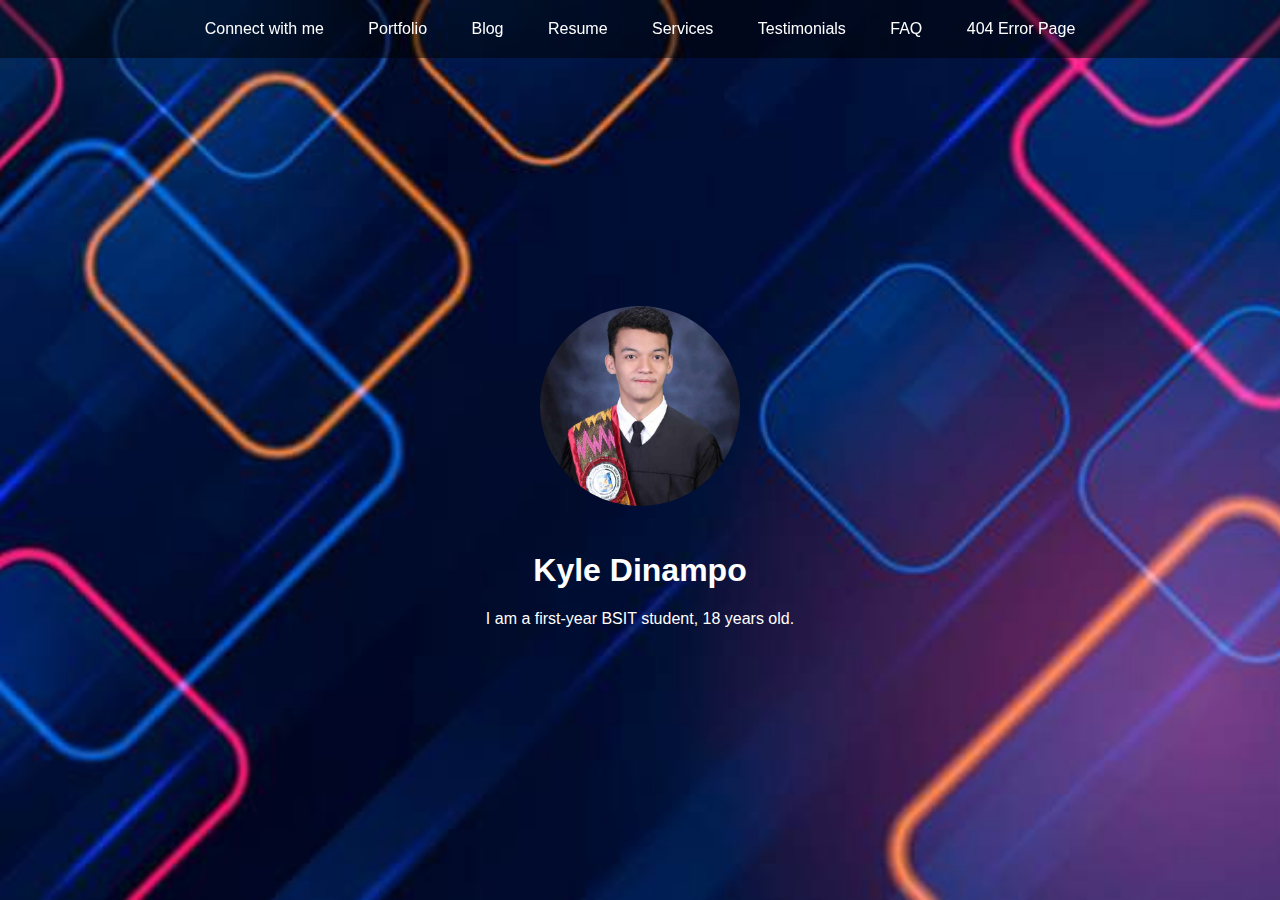
<file: index.html>
<!DOCTYPE html>
<html lang="en">
<head>
    <meta charset="UTF-8">
    <meta name="viewport" content="width=device-width, initial-scale=1.0">
    <title>Kyle Dinampo | BSIT Student</title>
    <style>
        body {
            background-image: url('kayll.jpg'); 
            background-size: cover;
            background-repeat: no-repeat;
            background-position: center;
            margin: 0;
            font-family: Arial, sans-serif;
            color: #fff;
            display: flex;
            justify-content: center;
            align-items: center;
            height: 100vh;
        }

        .navbar {
            background-color: rgba(0, 0, 0, 0.5); /* Semi-transparent background for better readability */
            padding: 10px;
            position: fixed;
            width: 100%;
            top: 0;
            z-index: 1000;
        }

        .navbar ul {
            list-style-type: none;
            margin: 0;
            padding: 0;
            overflow: hidden;
            text-align: center;
        }

        .navbar ul li {
            display: inline;
        }

        .navbar ul li a {
            display: inline-block;
            padding: 10px 20px;
            text-decoration: none;
            color: #fff;
        }

        .navbar ul li a:hover {
            background: rgba(255, 255, 255, 0.3);
            border-radius: 5px;
        }

        .container {
            text-align: center;
            background: transparent;
            padding: 20px;
            border-radius: 10px;
            box-shadow: transparent;
            margin-top: 50px; /* Adjust margin to make space for the fixed navbar */
        }

        .profile-img {
            width: 200px;
            height: 200px;
            border-radius: 50%;
            margin-bottom: 20px;
            object-fit: cover;
        }

        .social-links a {
            color: #fff;
            text-decoration: none;
            margin: 0 10px;
            padding: 10px 20px;
            background: rgba(255, 255, 255, 0.3);
            border-radius: 5px;
            transition: 0.3s ease;
        }

        .social-links a:hover {
            background: rgba(255, 255, 255, 0.5);
        }
    </style>
</head>
<body>
    <div class="navbar">
        <ul>
            <li><a href="Connectwithme.html">Connect with me</a></li>
            <li><a href="portfolio.html">Portfolio</a></li>
            <li><a href="blog.html">Blog</a></li>
            <li><a href="resume.html">Resume</a></li>
            <li><a href="services.html">Services</a></li>
            <li><a href="testimonials.html">Testimonials</a></li>
            <li><a href="faq.html">FAQ</a></li>
            <li><a href="404errorpage.html">404 Error Page</a></li>
        </ul>
    </div>

    <div class="container">
        <img src="kaylll.jpg" alt="Kyle Dinampo" class="profile-img">
        <h1>Kyle Dinampo</h1>
        <p>I am a first-year BSIT student, 18 years old.</p>
        
        </div>
    </div>
</body>
</html>
</file>
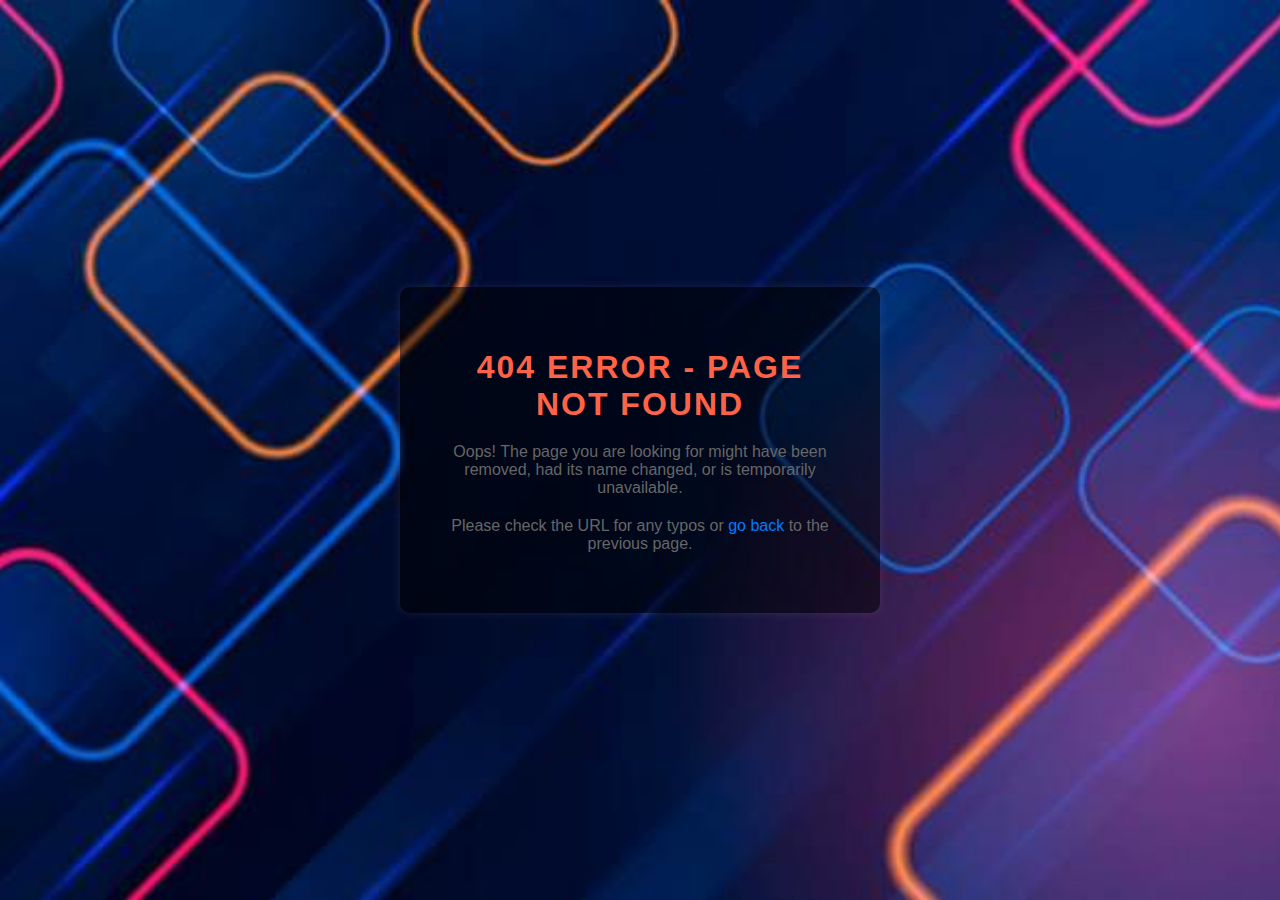
<file: 404errorpage.html>
<!DOCTYPE html>
<html lang="en">
<head>
    <meta charset="UTF-8">
    <meta name="viewport" content="width=device-width, initial-scale=1.0">
    <title>404 Error - Page Not Found</title>
    <style>
        body {
            font-family: Arial, sans-serif;
            margin: 0;
            padding: 0;
            display: flex;
            align-items: center;
            justify-content: center;
            height: 100vh;
            text-align: center;
            background-image: url('kayll.jpg'); /* Add your background image URL here */
            background-size: cover;
            background-position: center;
            color: #fff;
        }

        .container {
            background-color: rgba(0, 0, 0, 0.5);
            padding: 40px;
            border-radius: 10px;
            box-shadow: 0 0 10px rgba(255, 255, 255, 0.1);
            max-width: 400px;
            width: 90%;
        }

        h1 {
            color: #ff6347;
            margin-bottom: 20px;
            text-transform: uppercase;
            letter-spacing: 2px;
            font-size: 2em;
            animation: glitch 1s infinite;
        }

        @keyframes glitch {
            2%, 64% {
                transform: translate(2px, 0) skewX(0);
            }
            4%, 60% {
                transform: translate(-2px, 0) skewX(0);
            }
            62% {
                transform: translate(0, 0) skewX(5deg);
            }
        }

        p {
            color: #666;
            margin-bottom: 20px;
        }

        a {
            color: #007bff;
            text-decoration: none;
        }

        a:hover {
            text-decoration: underline;
        }

        @media (max-width: 480px) {
            .container {
                padding: 20px;
            }
        }
    </style>
</head>
<body>
    <div class="container">
        <h1>404 Error - Page Not Found</h1>
        <p>Oops! The page you are looking for might have been removed, had its name changed, or is temporarily unavailable.</p>
        <p>Please check the URL for any typos or <a href="javascript:history.back()">go back</a> to the previous page.</p>
    </div>
</body>
</html>
</file>
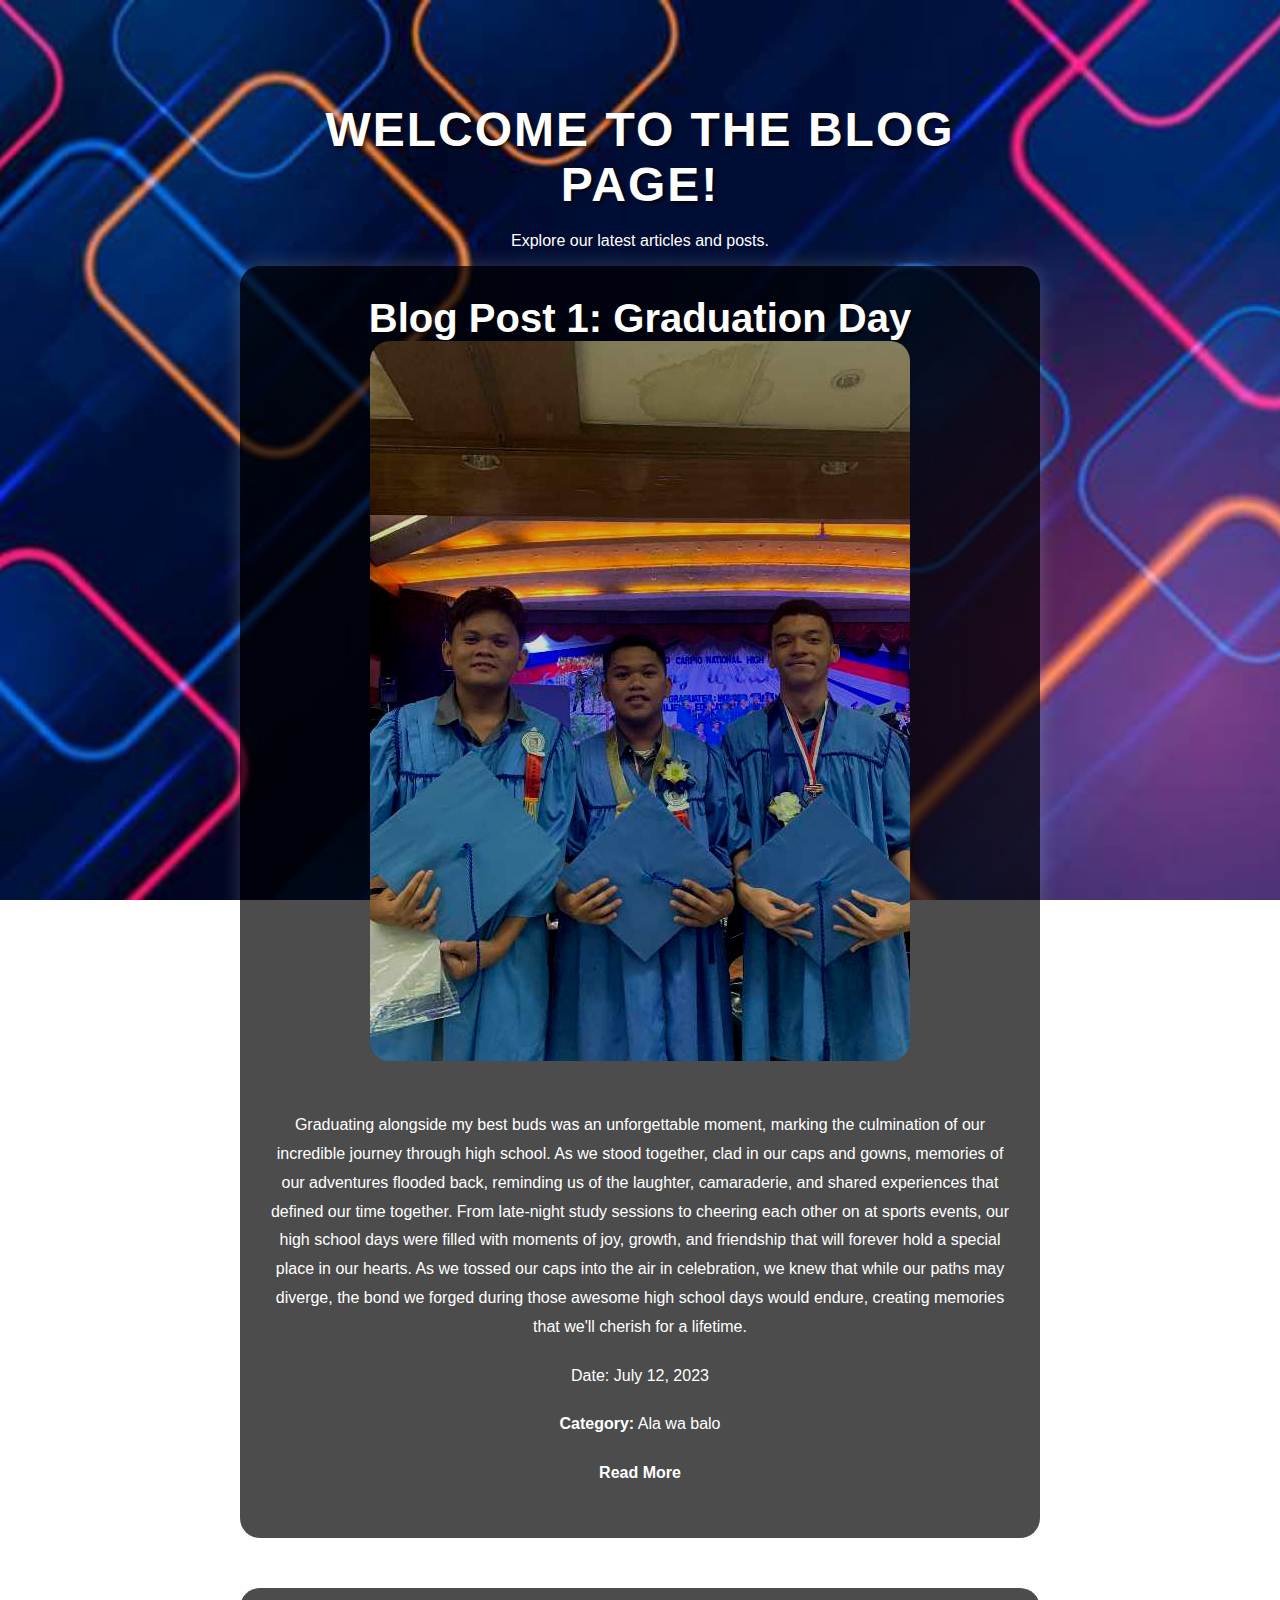
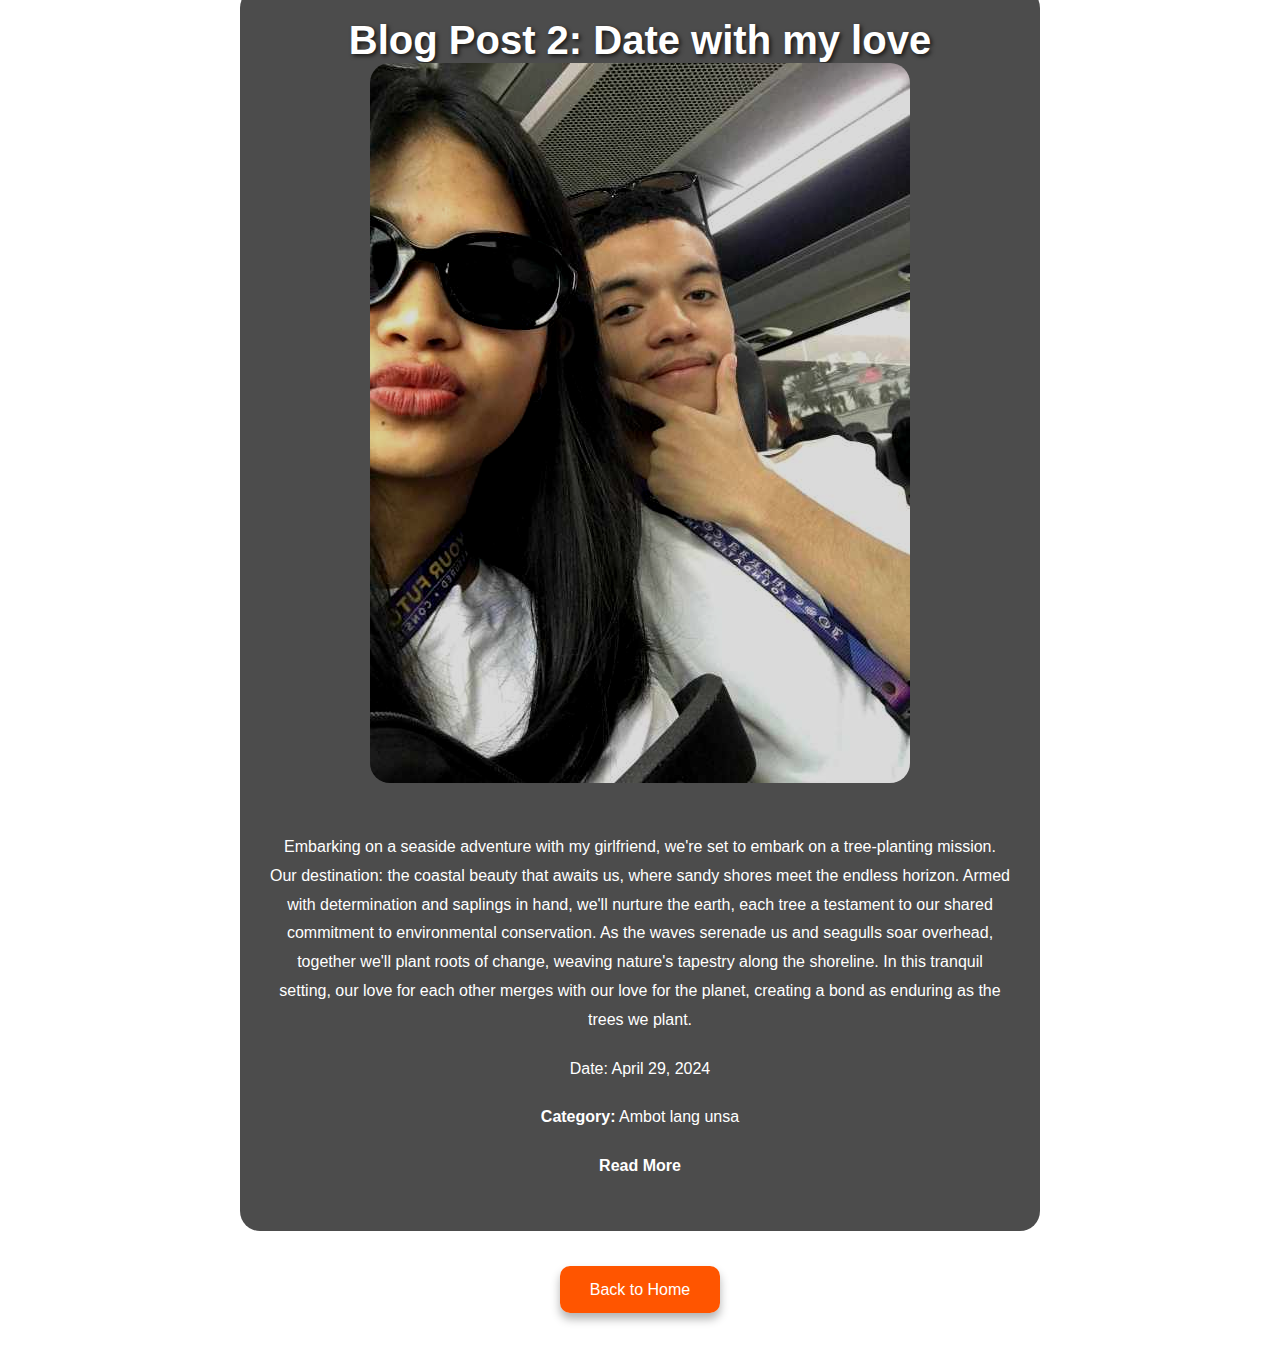
<file: blog.html>
<!DOCTYPE html>
<html lang="en">
<head>
    <meta charset="UTF-8">
    <meta name="viewport" content="width=device-width, initial-scale=1.0">
    <title>Blog Page</title>
    <style>
        body {
            font-family: Arial, sans-serif;
            margin: 0;
            padding: 0;
            background: url('kayll.jpg') no-repeat center center fixed;
            background-size: cover;
            color: #fff;
        }
        .container {
            max-width: 800px;
            margin: 50px auto;
            padding: 20px;
            text-align: center;
        }
        h1 {
            font-size: 3em;
            margin-bottom: 20px;
            text-transform: uppercase;
            letter-spacing: 2px;
            color: #fff;
            text-shadow: 2px 2px 4px rgba(0, 0, 0, 0.7);
        }
        .post {
            margin-bottom: 50px;
            padding: 30px;
            background: rgba(0, 0, 0, 0.7);
            border-radius: 20px;
            transition: transform 0.3s ease-in-out;
            position: relative;
            overflow: hidden;
            box-shadow: 0 0 20px rgba(255, 255, 255, 0.2);
        }
        .post:hover {
            transform: scale(1.03);
        }
        .post:before {
            content: "";
            position: absolute;
            top: 0;
            left: 0;
            width: 100%;
            height: 100%;
            background: linear-gradient(to bottom, rgba(255,255,255,0.2) 0%, rgba(0,0,0,0.8) 100%);
            z-index: -1;
            transition: opacity 0.3s ease-in-out;
            opacity: 0;
        }
        .post:hover:before {
            opacity: 1;
        }
        .post img {
            max-width: 100%;
            height: auto;
            border-radius: 20px;
            margin-bottom: 30px;
            filter: brightness(80%) contrast(120%);
            transition: filter 0.3s ease-in-out;
        }
        .post:hover img {
            filter: brightness(100%) contrast(100%);
        }
        .post h2 {
            font-size: 2.5em;
            margin: 0;
            color: #fff;
            text-shadow: 2px 2px 4px rgba(0, 0, 0, 0.7);
        }
        .post p {
            line-height: 1.8;
            margin-bottom: 20px;
            color: #fff;
        }
        .post a {
            color: #fff;
            text-decoration: none;
            font-weight: bold;
            transition: color 0.3s ease;
        }
        .post a:hover {
            color: #ff5500;
        }
        .back-home {
            text-align: center;
            margin-top: 40px;
        }
        .back-home a {
            color: #fff;
            background-color: #ff5500;
            padding: 15px 30px;
            border-radius: 10px;
            text-decoration: none;
            transition: background-color 0.3s ease, transform 0.3s ease;
            box-shadow: 0 6px 10px rgba(0, 0, 0, 0.3);
        }
        .back-home a:hover {
            background-color: #ff2200;
            transform: translateY(-4px);
        }
    </style>
</head>
<body>
    <div class="container">
        <h1>Welcome to the Blog Page!</h1>
        <p>Explore our latest articles and posts.</p>

        <div class="post">
            <h2>Blog Post 1: Graduation Day</h2>
            <img src="gradwit si kyle.jpg" alt="Post 1">
            <p>Graduating alongside my best buds was an unforgettable moment, marking the culmination of our incredible journey through high school. As we stood together, clad in our caps and gowns, memories of our adventures flooded back, reminding us of the laughter, camaraderie, and shared experiences that defined our time together. From late-night study sessions to cheering each other on at sports events, our high school days were filled with moments of joy, growth, and friendship that will forever hold a special place in our hearts. As we tossed our caps into the air in celebration, we knew that while our paths may diverge, the bond we forged during those awesome high school days would endure, creating memories that we'll cherish for a lifetime.</p>
            <p>Date: July 12, 2023</p>
            <p><strong>Category:</strong> Ala wa balo</p>
            <p><a href="#">Read More</a></p>
        </div>

        <div class="post">
            <h2>Blog Post 2: Date with my love</h2>
            <img src="download.jpg" alt="Post 2">
            <p>Embarking on a seaside adventure with my girlfriend, we're set to embark on a tree-planting mission. Our destination: the coastal beauty that awaits us, where sandy shores meet the endless horizon. Armed with determination and saplings in hand, we'll nurture the earth, each tree a testament to our shared commitment to environmental conservation. As the waves serenade us and seagulls soar overhead, together we'll plant roots of change, weaving nature's tapestry along the shoreline. In this tranquil setting, our love for each other merges with our love for the planet, creating a bond as enduring as the trees we plant.</p>
            <p>Date: April 29, 2024</p>
            <p><strong>Category:</strong> Ambot lang unsa</p>
            <p><a href="#">Read More</a></p>
        </div>

        <div class="back-home">
            <a href="index.html">Back to Home</a>
        </div>
    </div>
</body>
</html>
</file>
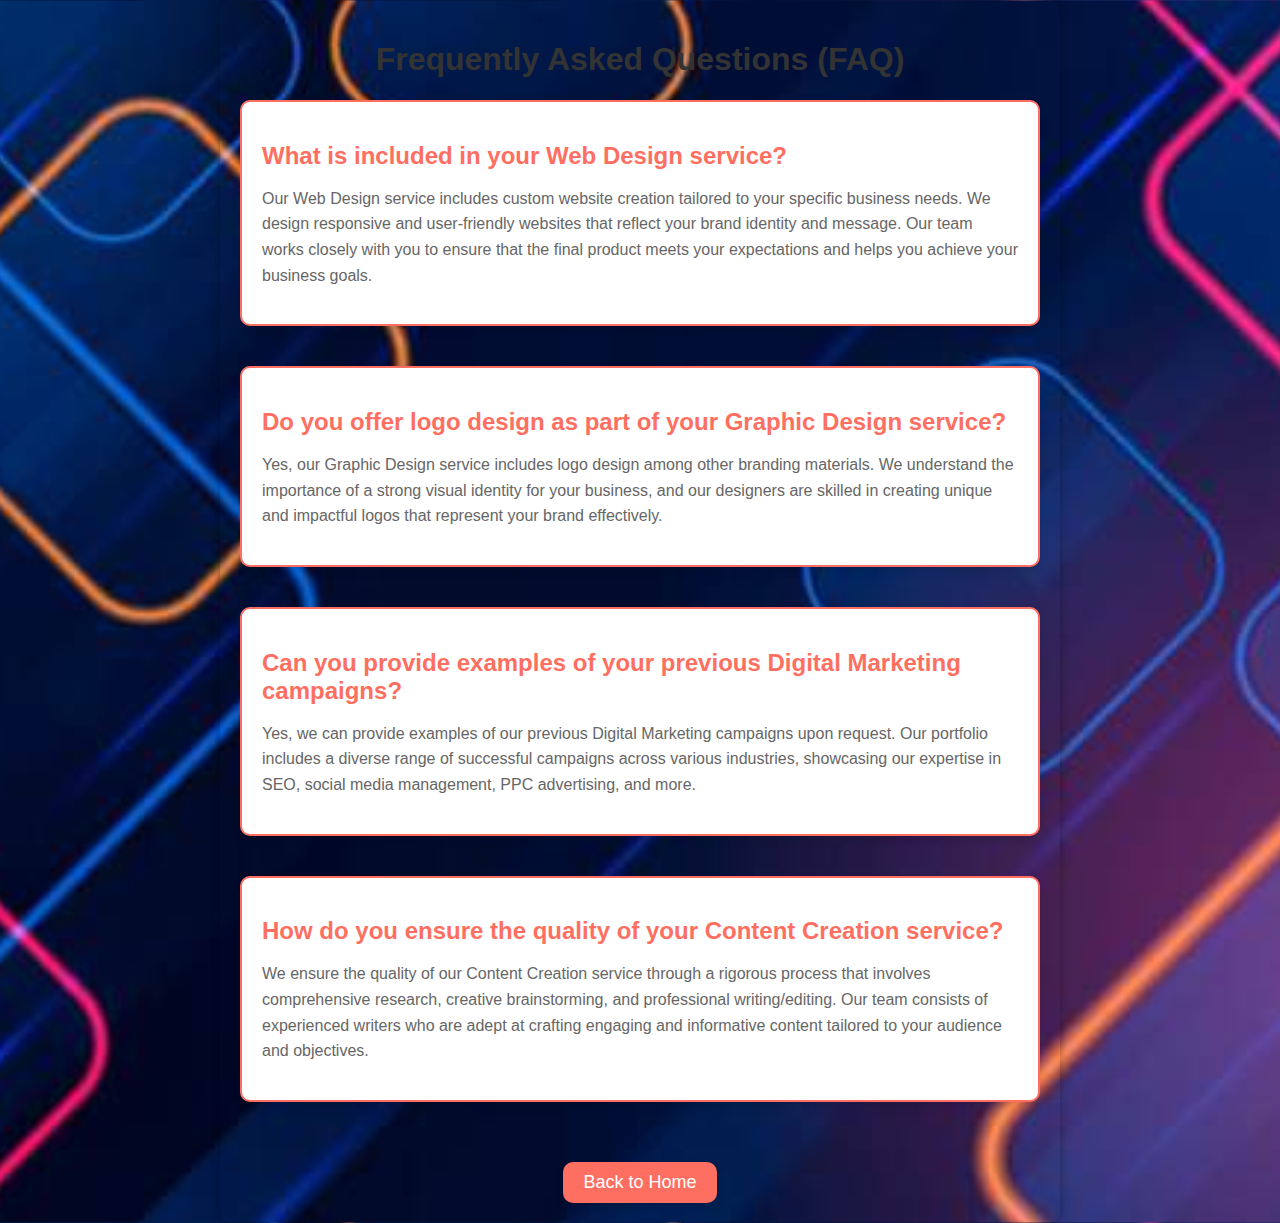
<file: faq.html>
<!DOCTYPE html>
<html lang="en">
<head>
    <meta charset="UTF-8">
    <meta name="viewport" content="width=device-width, initial-scale=1.0">
    <title>Kael - FAQ</title>
    <style>
        body {
            font-family: Arial, sans-serif;
            margin: 0;
            padding: 0;
            overflow-x: hidden; /* Prevent horizontal scrollbar */
            background-image: url('kayll.jpg'); /* Add your background image URL here */
            background-size: cover; /* Ensure the image covers the entire background */
            background-position: center; /* Center the background image */
        }
        
        .container {
            max-width: 800px;
            margin: 0 auto;
            padding: 20px;
            background-color: transparent; /* Semi-transparent white background */
            border-radius: 10px;
            box-shadow: 0 0 10px rgba(0, 0, 0, 0.3); /* Drop shadow effect */
        }
        
        .faq-section h1 {
            color: #333; /* Change text color of FAQ title */
            text-align: center; /* Center the FAQ title */
        }
        
        .faq-item {
            margin-bottom: 40px;
            padding: 20px;
            background-color: #fff; /* Set background color */
            border-radius: 10px;
            box-shadow: 0 4px 8px rgba(0, 0, 0, 0.1);
            transition: transform 0.3s ease-in-out, box-shadow 0.3s ease-in-out;
            position: relative;
            overflow: hidden;
            border: 2px solid #ff6f61;
        }
        
        .faq-item:before {
            content: "";
            position: absolute;
            top: 0;
            left: 0;
            right: 0;
            bottom: 0;
            border: 2px solid #ff6f61;
            border-radius: 10px;
            z-index: -1;
            transition: transform 0.3s ease-in-out;
            transform: scale(0.9);
            opacity: 0;
        }
        
        .faq-item:hover:before {
            transform: scale(1);
            opacity: 1;
        }
        
        .faq-item:hover {
            transform: translateY(-5px);
            box-shadow: 0 6px 12px rgba(0, 0, 0, 0.3);
        }
        
        .faq-question {
            color: #ff6f61;
            font-size: 24px;
            margin-bottom: 10px;
            transition: color 0.3s ease-in-out;
        }
        
        .faq-item:hover .faq-question {
            color: #333; /* Change text color on hover */
        }
        
        .faq-answer {
            color: #666;
            font-size: 16px;
            line-height: 1.6;
            transition: color 0.3s ease-in-out;
        }
        
        .faq-item:hover .faq-answer {
            color: #333 /* Change text color on hover */
        }

        .back-to-home {
            display: inline-block;
            padding: 10px 20px;
            margin: 20px auto 0; /* Centering the button */
            color: #fff;
            text-decoration: none;
            font-size: 18px;
            border-radius: 10px;
            background-color: #ff6f61; /* Set background color */
            box-shadow: 0 4px 8px rgba(0, 0, 0, 0.1);
            transition: transform 0.3s ease-in-out, box-shadow 0.3s ease-in-out;
        }

        .back-to-home:hover {
            transform: translateY(-5px);
            box-shadow: 0 6px 12px rgba(0, 0, 0, 0.3);
        }

        .back-to-home:before {
            content: "";
            position: absolute;
            top: 0;
            left: 0;
            right: 0;
            bottom: 0;
            border: 2px solid #fff;
            border-radius: 10px;
            z-index: -1;
            transition: transform 0.3s ease-in-out;
            transform: scale(0.9);
            opacity: 0;
        }

        .back-to-home:hover:before {
            transform: scale(1);
            opacity: 1;
        }
    </style>
</head>
<body>
    <!-- FAQ section -->
    <div class="container">
        <section class="faq-section">
            <h1>Frequently Asked Questions (FAQ)</h1>
            <div class="faq-item">
                <h2 class="faq-question">What is included in your Web Design service?</h2>
                <p class="faq-answer">Our Web Design service includes custom website creation tailored to your specific business needs. We design responsive and user-friendly websites that reflect your brand identity and message. Our team works closely with you to ensure that the final product meets your expectations and helps you achieve your business goals.</p>
            </div>
            <div class="faq-item">
                <h2 class="faq-question">Do you offer logo design as part of your Graphic Design service?</h2>
                <p class="faq-answer">Yes, our Graphic Design service includes logo design among other branding materials. We understand the importance of a strong visual identity for your business, and our designers are skilled in creating unique and impactful logos that represent your brand effectively.</p>
            </div>
            <div class="faq-item">
                <h2 class="faq-question">Can you provide examples of your previous Digital Marketing campaigns?</h2>
                <p class="faq-answer">Yes, we can provide examples of our previous Digital Marketing campaigns upon request. Our portfolio includes a diverse range of successful campaigns across various industries, showcasing our expertise in SEO, social media management, PPC advertising, and more.</p>
            </div>
            <div class="faq-item">
                <h2 class="faq-question">How do you ensure the quality of your Content Creation service?</h2>
                <p class="faq-answer">We ensure the quality of our Content Creation service through a rigorous process that involves comprehensive research, creative brainstorming, and professional writing/editing. Our team consists of experienced writers who are adept at crafting engaging and informative content tailored to your audience and objectives.</p>
            </div>
            <!-- Add more FAQ items as needed -->
            <div style="text-align: center;">
                <a href="index.html" class="back-to-home">Back to Home</a>
            </div>
        </section>
    </div>
</body>
</html>
</file>
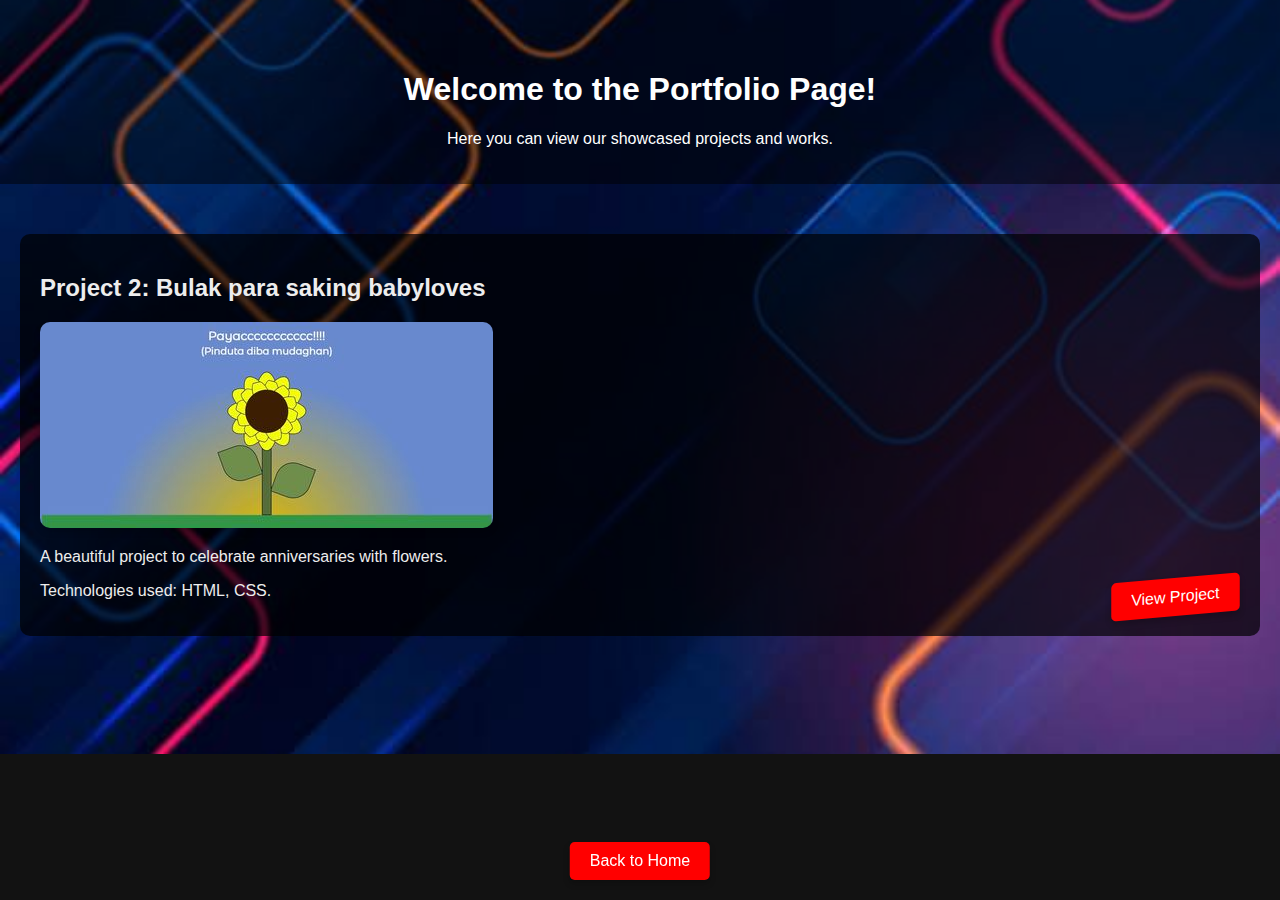
<file: portfolio.html>
<!DOCTYPE html>
<html lang="en">
<head>
    <meta charset="UTF-8">
    <meta name="viewport" content="width=device-width, initial-scale=1.0">
    <title>Akoang - Portfolio</title>
    <link rel="stylesheet" href="styles.css">
    <style>
        body {
            background-color: #121212;
            color: #fff;
            font-family: 'Segoe UI', Tahoma, Geneva, Verdana, sans-serif;
            margin: 0;
            padding: 0;
        }
        
        header {
            text-align: center;
            margin-bottom: 50px;
            padding-top: 50px;
        }
        
        .project {
            background-color: rgba(0, 0, 0, 0.7);
            padding: 20px;
            border-radius: 10px;
            margin: 20px;
            color: #ededed;
            position: relative;
            overflow: hidden;
            transition: transform 0.3s ease, box-shadow 0.3s ease;
        }
        
        .project:hover {
            transform: translateY(-10px);
            box-shadow: 0 10px 20px rgba(0, 0, 0, 0.3);
        }

        .project img {
            max-width: 100%;
            height: auto;
            border-radius: 10px;
            box-shadow: 0 4px 6px rgba(0, 0, 0, 0.2);
            transition: transform 0.3s ease;
        }

        .project:hover img {
            transform: scale(1.05);
        }

        .github-button {
            position: absolute;
            bottom: 20px;
            right: 20px;
            padding: 10px 20px;
            background-color: #ff0000;
            color: #fff;
            text-decoration: none;
            border-radius: 5px;
            transition: transform 0.3s ease, box-shadow 0.3s ease;
            box-shadow: 0 4px 6px rgba(0, 0, 0, 0.2);
            transform: rotate(-5deg) skew(-5deg);
            z-index: 1;
        }

        .project:hover .github-button {
            transform: translate(-50%, -50%) rotate(-5deg) skew(-5deg) translateY(-3px);
            box-shadow: 0 6px 10px rgba(0, 0, 0, 0.3);
        }

        /* Unique Home Button */
        .home-button {
            position: fixed;
            bottom: 20px;
            left: 50%;
            transform: translateX(-50%);
            padding: 10px 20px;
            background-color: #ff0000;
            color: #fff;
            text-decoration: none;
            border-radius: 5px;
            z-index: 999; 
            transition: background-color 0.3s ease, transform 0.3s ease, box-shadow 0.3s ease;
            box-shadow: 0 4px 6px rgba(0, 0, 0, 0.2);
            transform-style: preserve-3d;
        }

        .home-button:hover {
            background-color: #fff;
            color: #ff0000;
            box-shadow: 0 6px 10px rgba(0, 0, 0, 0.3);
            transform: translate(-50%, -50%) rotateX(-5deg);
        }

        /* Responsive Styling */
        @media screen and (max-width: 768px) {
            .project {
                margin: 20px;
            }

            .github-button {
                position: relative;
                bottom: auto;
                right: auto;
                transform: none;
                margin-top: 20px;
                display: inline-block;
                text-align: center;
                width: fit-content;
                transform: rotate(0) skew(0); /* Reset transformation */
            }
        }
    </style>
</head>
<body>
    <header>
        <h1>Welcome to the Portfolio Page!</h1>
        <p>Here you can view our showcased projects and works.</p>
    </header>

    <div class="project">
        <h2>Project 2: Bulak para saking babyloves</h2>
        <img src="bowlak.jpg" alt="Happy Anniversary Flower">
        <p>A beautiful project to celebrate anniversaries with flowers.</p>
        <p>Technologies used: HTML, CSS.</p>
        <a href="file:///C:/Users/rexjo/Downloads/HappyAnniversaryFlower-main/HappyAnniversaryFlower-main/index.html" class="github-button">View Project</a>
    </div>

    <a href="index.html" class="home-button">Back to Home</a>

</body>
</html>
</file>
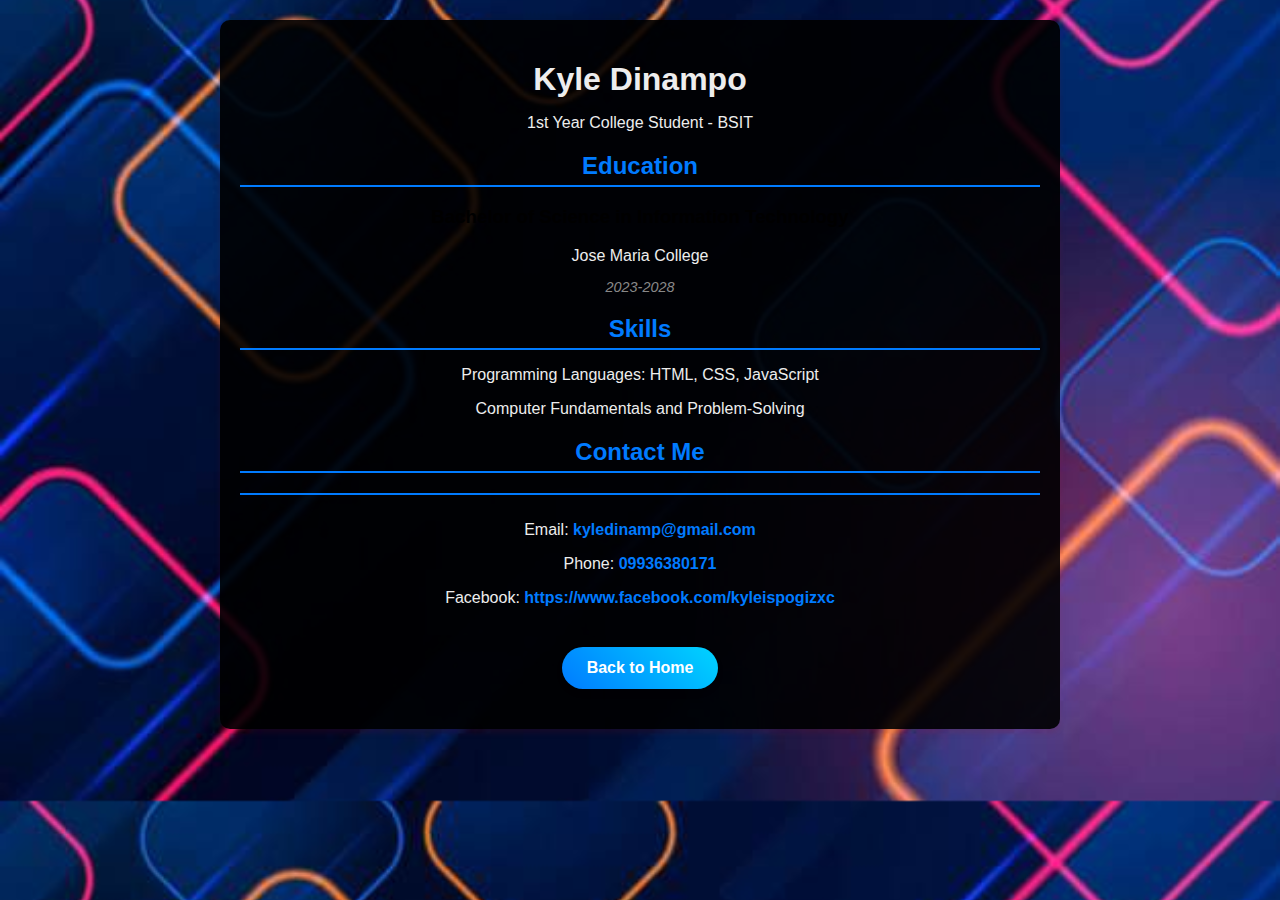
<file: resume.html>
<!DOCTYPE html>
<html lang="en">
<head>
    <meta charset="UTF-8">
    <meta name="viewport" content="width=device-width, initial-scale=1.0">
    <title>Kyle Dinampo - Resume</title>
    <style>
        body {
            font-family: 'Segoe UI', Tahoma, Geneva, Verdana, sans-serif;
            margin: 0;
            padding: 20px;
            background-image: url('kayll.jpg'); /* Add your background image URL here */
            background-size: cover; /* Ensure the image covers the entire background */
            background-position: center; /* Center the background image */
        }

        .resume {
            max-width: 800px;
            margin: 0 auto;
            background-color: rgba(0, 0, 0, 0.9); /* Slightly transparent white background */
            padding: 20px;
            border-radius: 10px;
            box-shadow: 0 4px 6px rgba(207, 9, 9, 0.1); /* Soft shadow effect */
            text-align: center;
        }

        h1, h2 {
            color: #ededed;
            margin-bottom: 10px;
        }

        p {
            color: #ededed;
            margin-bottom: 10px;
        }

        .section {
            margin-bottom: 20px;
        }

        .section-title {
            margin-bottom: 10px;
            border-bottom: 2px solid #007bff; /* Blue underline for section titles */
            padding-bottom: 5px;
            color: #007bff; /* Blue section title color */
        }

        .education-item {
            margin-bottom: 15px;
        }

        .date {
            color: #888;
            font-style: italic;
            font-size: 0.9em;
        }

        .contact-info {
            margin-top: 20px;
            border-top: 2px solid #007bff; /* Blue top border for contact info */
            padding-top: 10px;
        }

        .contact-info p {
            margin-bottom: 8px;
        }

        .contact-info a {
            color: #007bff;
            text-decoration: none;
            font-weight: bold;
        }

        .contact-info a:hover {
            text-decoration: underline;
        }

        .back-home-container {
            display: flex;
            justify-content: center;
        }

        .back-home {
            display: inline-block;
            width: auto;
            margin: 20px auto;
            padding: 12px 25px;
            text-align: center;
            background-image: linear-gradient(45deg, #007bff, #00d4ff); /* Gradient background */
            color: #fff;
            text-decoration: none;
            border-radius: 30px; /* More rounded corners */
            box-shadow: 0 4px 6px rgba(0, 0, 0, 0.1); /* 3D effect with shadow */
            transition: background 0.3s, box-shadow 0.3s, transform 0.3s;
            font-size: 16px;
            font-weight: bold;
        }

        .back-home:hover {
            background-image: linear-gradient(45deg, #0056b3, #00a3e0);
            box-shadow: 0 6px 8px rgba(0, 0, 0, 0.2); /* Deeper shadow on hover */
            transform: translateY(-2px); /* Slightly lifts the button on hover */
        }

        .back-home:active {
            background-image: linear-gradient(45deg, #004494, #007bbb);
            box-shadow: 0 3px 5px rgba(0, 0, 0, 0.2); /* Reduced shadow on click */
            transform: translateY(0); /* Button returns to its original position on click */
        }
    </style>
</head>
<body>
    <div class="resume">
        <h1>Kyle Dinampo</h1>
        <p>1st Year College Student - BSIT</p>

        <div class="section">
            <h2 class="section-title">Education</h2>
            <div class="education-item">
                <h3>Bachelor of Science in Information Technology</h3>
                <p>Jose Maria College</p>
                <p class="date">2023-2028</p>
            </div>
        </div>

        <div class="section">
            <h2 class="section-title">Skills</h2>
            <p>Programming Languages: HTML, CSS, JavaScript</p>
            <p>Computer Fundamentals and Problem-Solving</p>
        </div>

        <div class="section">
            <h2 class="section-title">Contact Me</h2>
            <div class="contact-info">
                <p>Email: <a href="mailto:kyledinamp@gmail.com">kyledinamp@gmail.com</a></p>
                <p>Phone: <a href="tel:09936380171">09936380171</a></p>
                <p>Facebook: <a href="https://www.facebook.com/kyleispogizxc">https://www.facebook.com/kyleispogizxc</a></p>
            </div>
        </div>
        
        <div class="back-home-container">
            <a class="back-home" href="index.html">Back to Home</a>
        </div>
    </div>
</body>
</html>
</file>
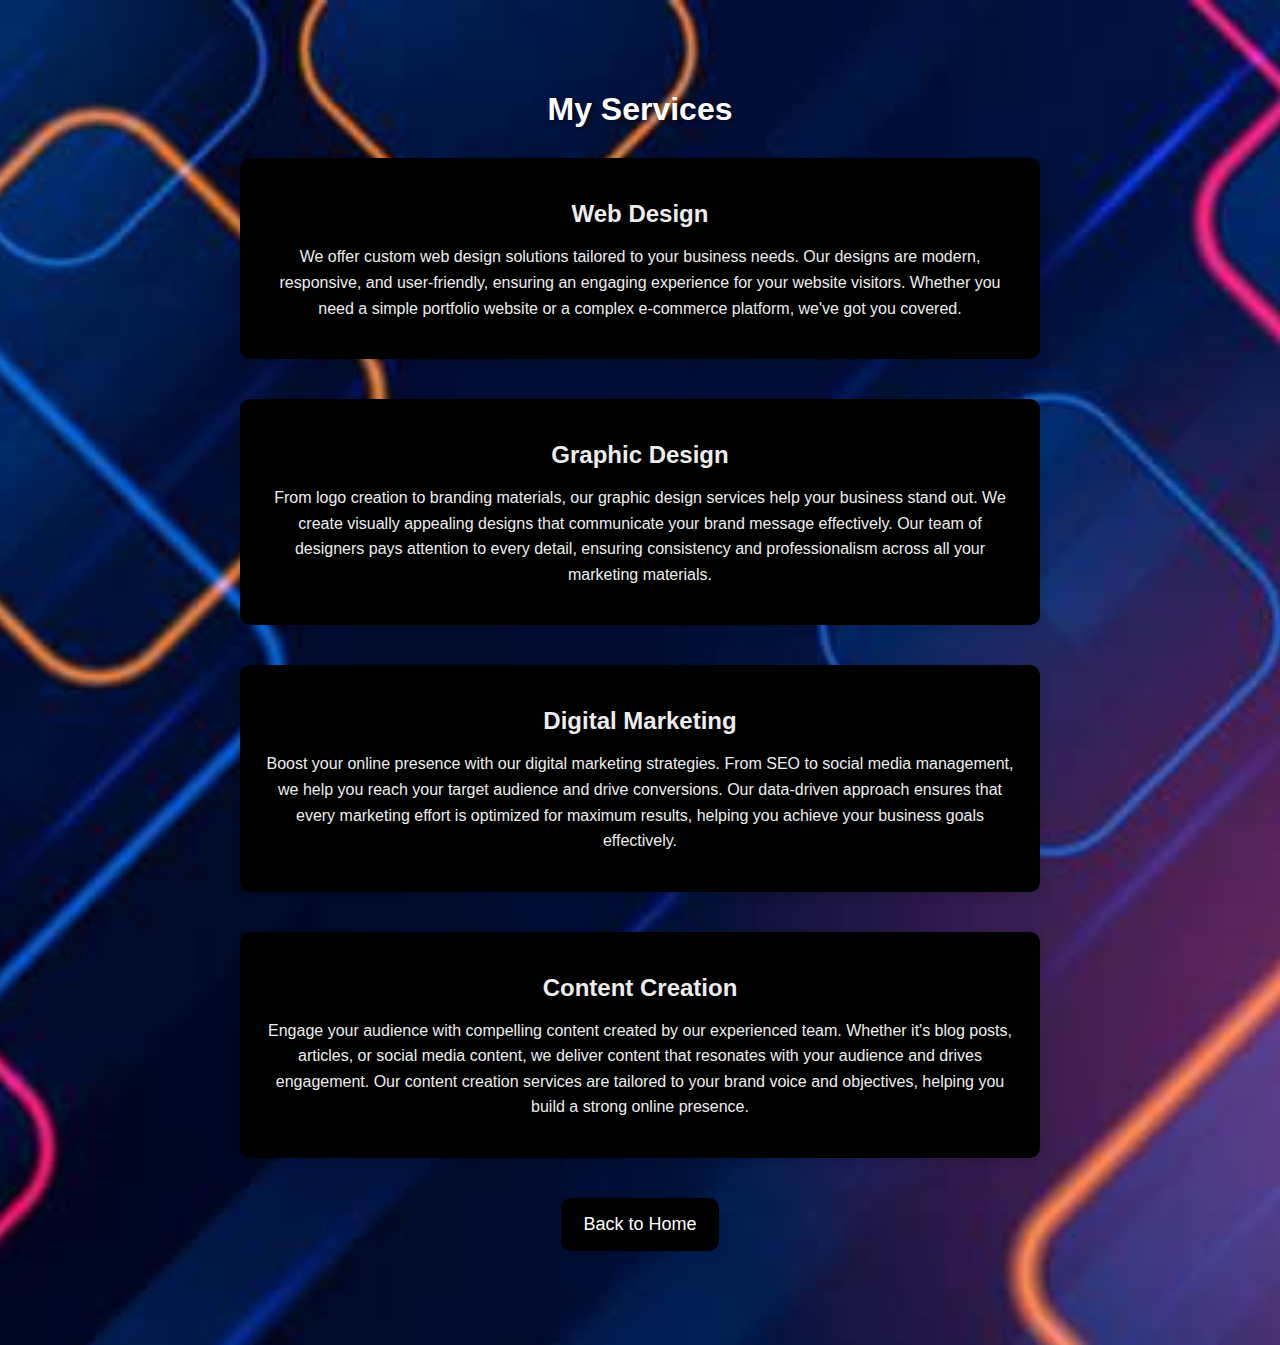
<file: services.html>
<!DOCTYPE html>
<html lang="en">
<head>
    <meta charset="UTF-8">
    <meta name="viewport" content="width=device-width, initial-scale=1.0">
    <title>Kyle's - Services</title>
    <style>
        body {
            font-family: Arial, sans-serif;
            margin: 0;
            padding: 0;
            overflow-x: hidden; /* Prevent horizontal scrollbar */
        }
        
        .container {
            max-width: 800px;
            margin: 0 auto;
            padding: 20px;
        }
        
        .services {
            padding: 50px 0;
            background-image: url('kayll.jpg');
            background-size: cover;
            background-position: center;
            text-align: center;
            color: #fff; /* Set text color to white for better readability */
            position: relative;
            overflow: hidden; /* Hide overflow to prevent background image from showing outside */
        }
        
        .service,
        .back-to-home {
            margin-bottom: 40px;
            padding: 20px;
            background-color: black; /* Set background color with opacity for better readability */
            border-radius: 10px;
            box-shadow: 0 4px 8px rgba(0, 0, 0, 0.1);
            transition: transform 0.3s ease-in-out, box-shadow 0.3s ease-in-out;
            position: relative;
            overflow: hidden;
            border: 2px solid #000;
        }
        
        .service:before,
        .back-to-home:before {
            content: "";
            position: absolute;
            top: 0;
            left: 0;
            right: 0;
            bottom: 0;
            border: 2px solid #ff6f61;
            border-radius: 10px;
            z-index: -1;
            transition: transform 0.3s ease-in-out;
            transform: scale(0.9);
            opacity: 0;
        }
        
        .service:hover:before,
        .back-to-home:hover:before {
            transform: scale(1);
            opacity: 1;
        }
        
        .service:hover,
        .back-to-home:hover {
            transform: translateY(-5px);
            box-shadow: 0 6px 12px rgba(0, 0, 0, 0.3);
        }
        
        .service h2,
        .back-to-home {
            color: #ededed;
            font-size: 24px;
            margin-bottom: 10px;
            transition: color 0.3s ease-in-out;
        }
        
        .service:hover h2,
        .back-to-home:hover {
            color: #ff6f61; /* Change text color on hover */
        }
        
        .service p,
        .back-to-home {
            color: #ededed;
            font-size: 16px;
            line-height: 1.6;
            transition: color 0.3s ease-in-out;
        }
        
        .service:hover p,
        .back-to-home:hover {
            color: #ededed /* Change text color on hover */
        }
        
        .services h1 {
            margin-bottom: 30px; /* Increase spacing between heading and services */
            text-shadow: 2px 2px 4px rgba(0, 0, 0, 0.5); /* Add text shadow for better readability */
        }

        .back-to-home {
            display: inline-block;
            padding: 10px 20px;
            margin-bottom: 20px;
            color: #fff;
            text-decoration: none;
            font-size: 18px;
            border-radius: 10px;
            background-color: black; /* Set background color with opacity for better readability */
            box-shadow: 0 4px 8px rgba(0, 0, 0, 0.1);
            transition: transform 0.3s ease-in-out, box-shadow 0.3s ease-in-out;
        }

        .back-to-home:hover {
            transform: translateY(-5px);
            box-shadow: 0 6px 12px rgba(0, 0, 0, 0.3);
        }

        .back-to-home:before {
            content: "";
            position: absolute;
            top: 0;
            left: 0;
            right: 0;
            bottom: 0;
            border: 2px solid #ff6f61;
            border-radius: 10px;
            z-index: -1;
            transition: transform 0.3s ease-in-out;
            transform: scale(0.9);
            opacity: 0;
        }

        .back-to-home:hover:before {
            transform: scale(1);
            opacity: 1;
        }
    </style>
</head>
<body>
    <!-- Services details -->
    <section class="services">
        <div class="container">
            <h1>My Services</h1>
            <div class="service">
                <h2>Web Design</h2>
                <p>We offer custom web design solutions tailored to your business needs. Our designs are modern, responsive, and user-friendly, ensuring an engaging experience for your website visitors. Whether you need a simple portfolio website or a complex e-commerce platform, we've got you covered.</p>
            </div>
            <div class="service">
                <h2>Graphic Design</h2>
                <p>From logo creation to branding materials, our graphic design services help your business stand out. We create visually appealing designs that communicate your brand message effectively. Our team of designers pays attention to every detail, ensuring consistency and professionalism across all your marketing materials.</p>
            </div>
            <div class="service">
                <h2>Digital Marketing</h2>
                <p>Boost your online presence with our digital marketing strategies. From SEO to social media management, we help you reach your target audience and drive conversions. Our data-driven approach ensures that every marketing effort is optimized for maximum results, helping you achieve your business goals effectively.</p>
            </div>
            <div class="service">
                <h2>Content Creation</h2>
                <p>Engage your audience with compelling content created by our experienced team. Whether it's blog posts, articles, or social media content, we deliver content that resonates with your audience and drives engagement. Our content creation services are tailored to your brand voice and objectives, helping you build a strong online presence.</p>
            </div>
            <!-- Add more services as needed -->
            <a href="index.html" class="back-to-home">Back to Home</a>
        </div>
    </section>
</body>
</html>
</file>
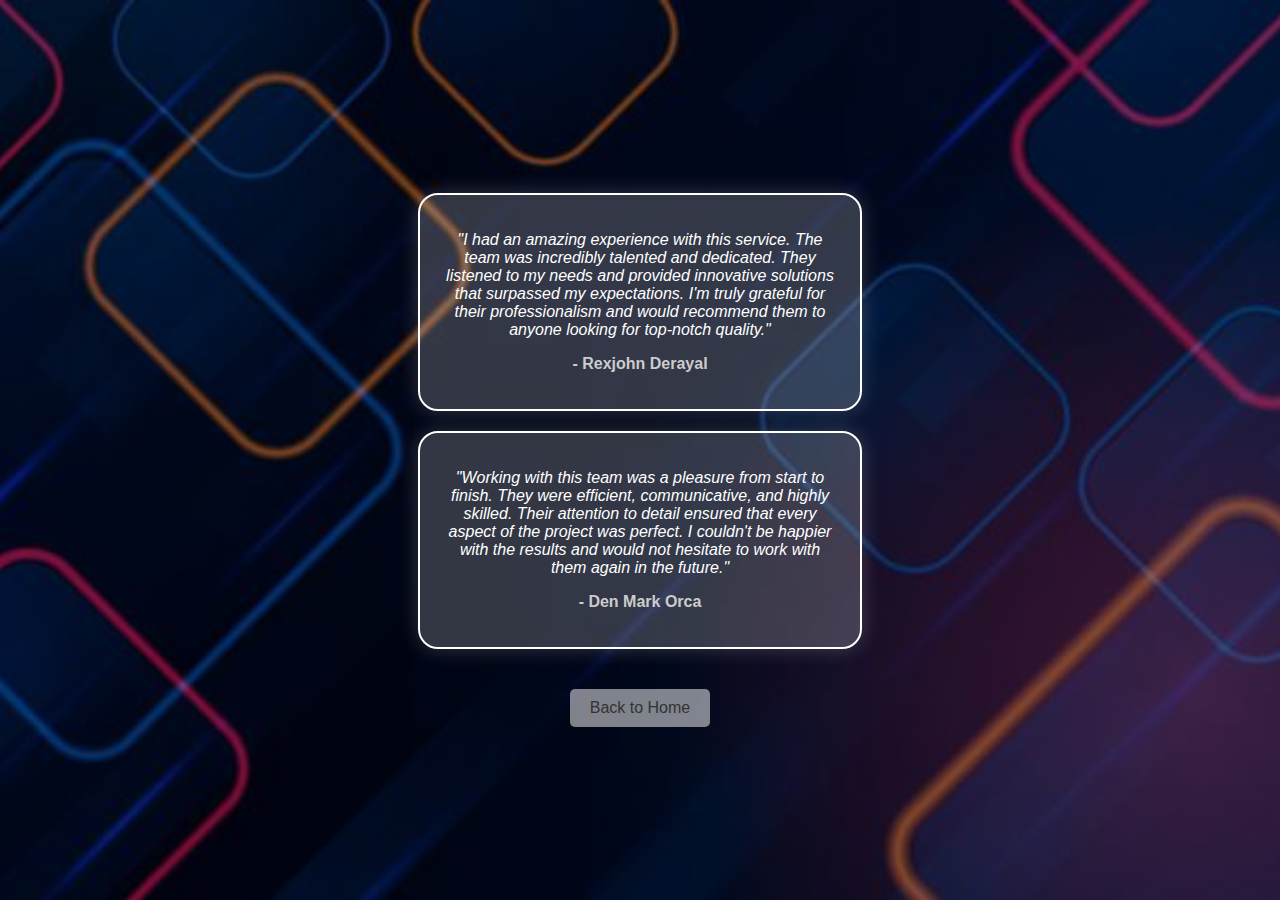
<file: testimonials.html>
<!DOCTYPE html>
<html lang="en">
<head>
    <meta charset="UTF-8">
    <meta name="viewport" content="width=device-width, initial-scale=1.0">
    <title>Testimonial</title>
    <style>
        body {
            font-family: Arial, sans-serif;
            margin: 0;
            padding: 0;
            background: linear-gradient(rgba(0,0,0,0.5), rgba(0,0,0,0.5)), url('kayll.jpg') center/cover fixed;
            color: #fff;
            min-height: 100vh;
            display: flex;
            flex-direction: column;
            align-items: center;
            justify-content: center;
        }

        .container {
            display: flex;
            flex-wrap: wrap;
            justify-content: center;
            gap: 20px;
            padding: 20px;
            max-width: 800px;
            width: 100%;
        }

        .testimonial {
            width: 100%;
            max-width: 400px;
            background-color: rgba(255, 255, 255, 0.2);
            border: 2px solid #fff;
            border-radius: 20px;
            box-shadow: 0 0 20px rgba(255, 255, 255, 0.2);
            padding: 20px;
            position: relative;
            overflow: hidden;
            transition: transform 0.3s ease-in-out, box-shadow 0.3s ease-in-out;
        }

        .testimonial:hover {
            transform: translateY(-10px);
            box-shadow: 0 10px 20px rgba(255, 255, 255, 0.3);
        }

        .overlay {
            position: absolute;
            top: 0;
            left: 0;
            width: 100%;
            height: 100%;
            background: linear-gradient(45deg, rgba(0, 0, 0, 0.7), rgba(0, 0, 0, 0.7));
            opacity: 0;
            transition: opacity 0.3s ease-in-out;
        }

        .testimonial:hover .overlay {
            opacity: 1;
        }

        .testimonial-content {
            position: relative;
            z-index: 2;
            text-align: center;
        }

        .quote {
            font-style: italic;
            color: #fff;
            margin-bottom: 10px;
        }

        .author {
            font-weight: bold;
            color: #ccc;
        }

        /* Back to Home button styles */
        .back-to-home {
            padding: 10px 20px;
            background-color: rgba(255, 255, 255, 0.5);
            border-radius: 5px;
            text-decoration: none;
            color: #333;
            transition: background-color 0.3s ease-in-out;
            margin-top: 20px;
        }

        .back-to-home:hover {
            background-color: rgba(255, 255, 255, 0.7);
        }
    </style>
</head>
<body>
    <div class="container">
        <div class="testimonial">
            <div class="overlay"></div>
            <div class="testimonial-content">
                <p class="quote">"I had an amazing experience with this service. The team was incredibly talented and dedicated. They listened to my needs and provided innovative solutions that surpassed my expectations. I'm truly grateful for their professionalism and would recommend them to anyone looking for top-notch quality."</p>
                <p class="author">- Rexjohn Derayal</p>
            </div>
        </div>
    
        <div class="testimonial">
            <div class="overlay"></div>
            <div class="testimonial-content">
                <p class="quote">"Working with this team was a pleasure from start to finish. They were efficient, communicative, and highly skilled. Their attention to detail ensured that every aspect of the project was perfect. I couldn't be happier with the results and would not hesitate to work with them again in the future."</p>
                <p class="author">- Den Mark Orca</p>
            </div>
        </div>
    </div>

    <!-- Back to Home button -->
    <a href="index.html" class="back-to-home">Back to Home</a>
</body>
</html>
</file>
<file: styles.css>
/* styles.css */

/* Style for the body, including the background image */
body {
    background-image: url('kayll.jpg');
    background-size: cover; /* Ensure the image covers the entire background */
    background-repeat: no-repeat; /* Prevent the image from repeating */
    background-position: center; /* Center the background image */
    margin: 0;
    font-family: Arial, sans-serif;
    color: #fff; /* White text color for better contrast against the background */
}

/* Style for the header */
header {
    text-align: center;
    padding: 20px;
    background: rgba(0, 0, 0, 0.5); /* Semi-transparent background for better readability */
}

/* Style for the navigation bar */
nav ul {
    list-style-type: none;
    padding: 0;
    display: flex;
    justify-content: center;
    background: rgba(0, 0, 0, 0.5); /* Semi-transparent background for the nav bar */
}

nav ul li {
    margin: 0 10px;
}

nav ul li a {
    color: #fff;
    text-decoration: none;
    padding: 10px 20px;
    display: block;
}

nav ul li a:hover {
    background: rgba(255, 255, 255, 0.3); /* Hover effect for the links */
}

/* Style for the footer */
footer {
    text-align: center;
    padding: 10px;
    background: rgba(0, 0, 0, 0.5); /* Semi-transparent background for the footer */
    position: fixed;
    width: 100%;
    bottom: 0;
}
</file>
